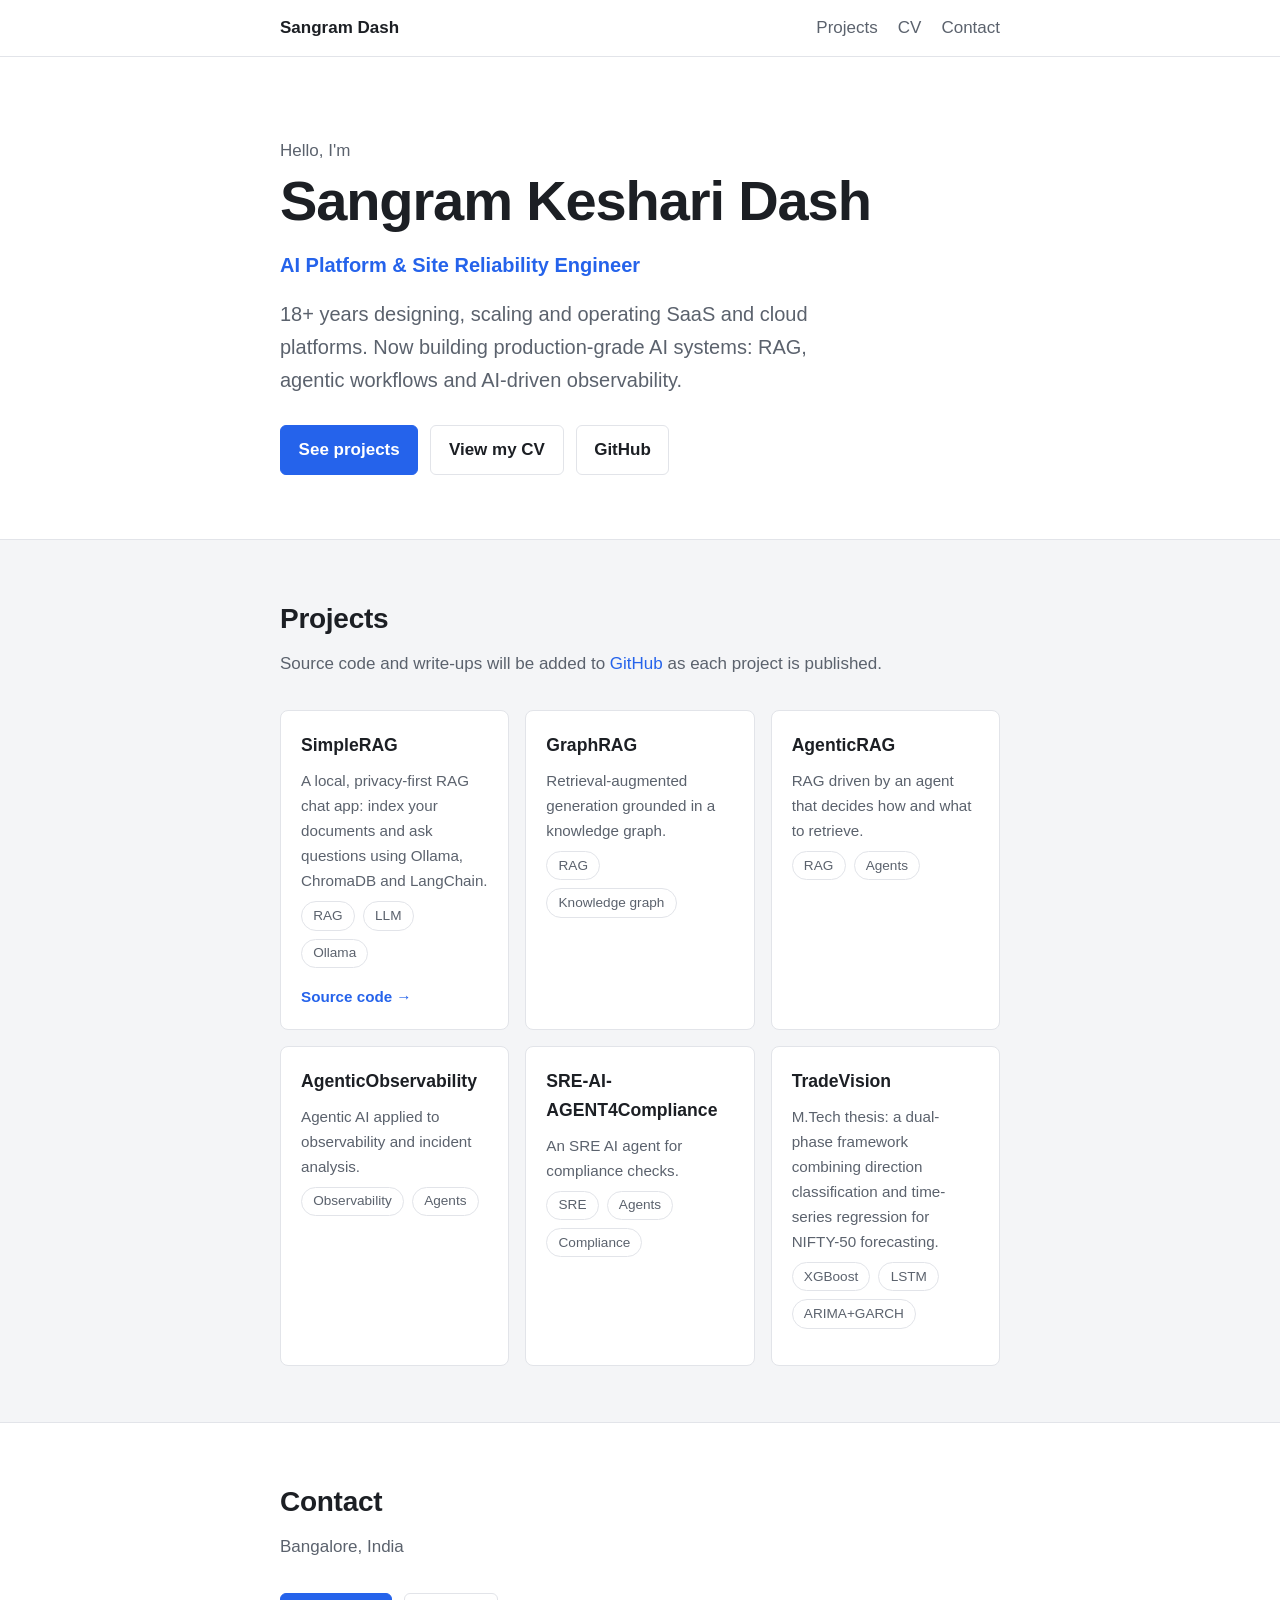
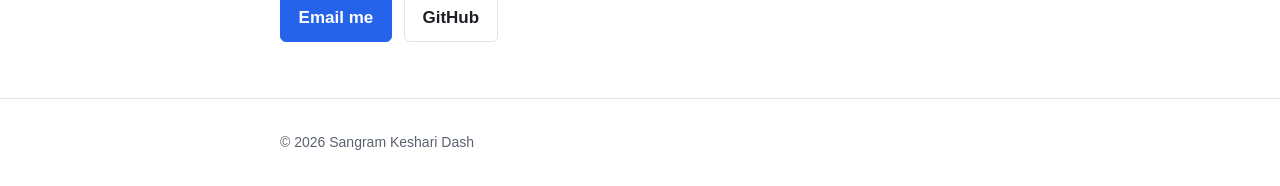
<file: index.html>
<!DOCTYPE html>
<html lang="en">
<head>
	<meta charset="utf-8">
	<meta name="viewport" content="width=device-width, initial-scale=1">
	<title>Sangram Keshari Dash | AI Platform &amp; Site Reliability Engineer</title>
	<meta name="description" content="Sangram Keshari Dash: AI Platform and Site Reliability Engineer. Projects in RAG, agentic AI and observability.">
	<link rel="stylesheet" href="css/main.css">
</head>
<body>
	<header class="site-header">
		<div class="wrap">
			<a class="brand" href="#top">Sangram Dash</a>
			<nav aria-label="Primary">
				<ul>
					<li><a href="#projects">Projects</a></li>
					<li><a href="cv.html">CV</a></li>
					<li><a href="#contact">Contact</a></li>
				</ul>
			</nav>
		</div>
	</header>

	<main id="top">
		<section class="hero">
			<div class="wrap">
				<p class="eyebrow">Hello, I'm</p>
				<h1>Sangram Keshari Dash</h1>
				<p class="role-line">AI Platform &amp; Site Reliability Engineer</p>
				<p class="lead">18+ years designing, scaling and operating SaaS and cloud platforms. Now building production-grade AI systems: RAG, agentic workflows and AI-driven observability.</p>
				<p class="actions">
					<a class="btn primary" href="#projects">See projects</a>
					<a class="btn" href="cv.html">View my CV</a>
					<a class="btn" href="https://github.com/sangramkesharidash">GitHub</a>
				</p>
			</div>
		</section>

		<section id="projects" class="section alt">
			<div class="wrap">
				<h2>Projects</h2>
				<p class="section-intro">Source code and write-ups will be added to <a href="https://github.com/sangramkesharidash">GitHub</a> as each project is published.</p>

				<div class="cards">
					<article class="card">
						<h3>SimpleRAG</h3>
						<p>A local, privacy-first RAG chat app: index your documents and ask questions using Ollama, ChromaDB and LangChain.</p>
						<ul class="tags"><li>RAG</li><li>LLM</li><li>Ollama</li></ul>
						<a href="https://github.com/sangramkesharidash/SimpleRAG">Source code &rarr;</a>
					</article>
					<article class="card">
						<h3>GraphRAG</h3>
						<p>Retrieval-augmented generation grounded in a knowledge graph.</p>
						<ul class="tags"><li>RAG</li><li>Knowledge graph</li></ul>
					</article>
					<article class="card">
						<h3>AgenticRAG</h3>
						<p>RAG driven by an agent that decides how and what to retrieve.</p>
						<ul class="tags"><li>RAG</li><li>Agents</li></ul>
					</article>
					<article class="card">
						<h3>AgenticObservability</h3>
						<p>Agentic AI applied to observability and incident analysis.</p>
						<ul class="tags"><li>Observability</li><li>Agents</li></ul>
					</article>
					<article class="card">
						<h3>SRE-AI-AGENT4Compliance</h3>
						<p>An SRE AI agent for compliance checks.</p>
						<ul class="tags"><li>SRE</li><li>Agents</li><li>Compliance</li></ul>
					</article>
					<article class="card">
						<h3>TradeVision</h3>
						<p>M.Tech thesis: a dual-phase framework combining direction classification and time-series regression for NIFTY-50 forecasting.</p>
						<ul class="tags"><li>XGBoost</li><li>LSTM</li><li>ARIMA+GARCH</li></ul>
					</article>
				</div>
			</div>
		</section>

		<section id="contact" class="section">
			<div class="wrap">
				<h2>Contact</h2>
				<p class="section-intro">Bangalore, India</p>
				<p class="actions">
					<a class="btn primary" href="mailto:sangram.dash.iiit@gmail.com">Email me</a>
					<a class="btn" href="https://github.com/sangramkesharidash">GitHub</a>
				</p>
			</div>
		</section>
	</main>

	<footer class="site-footer">
		<div class="wrap">
			<p>&copy; 2026 Sangram Keshari Dash</p>
		</div>
	</footer>
</body>
</html>
</file>
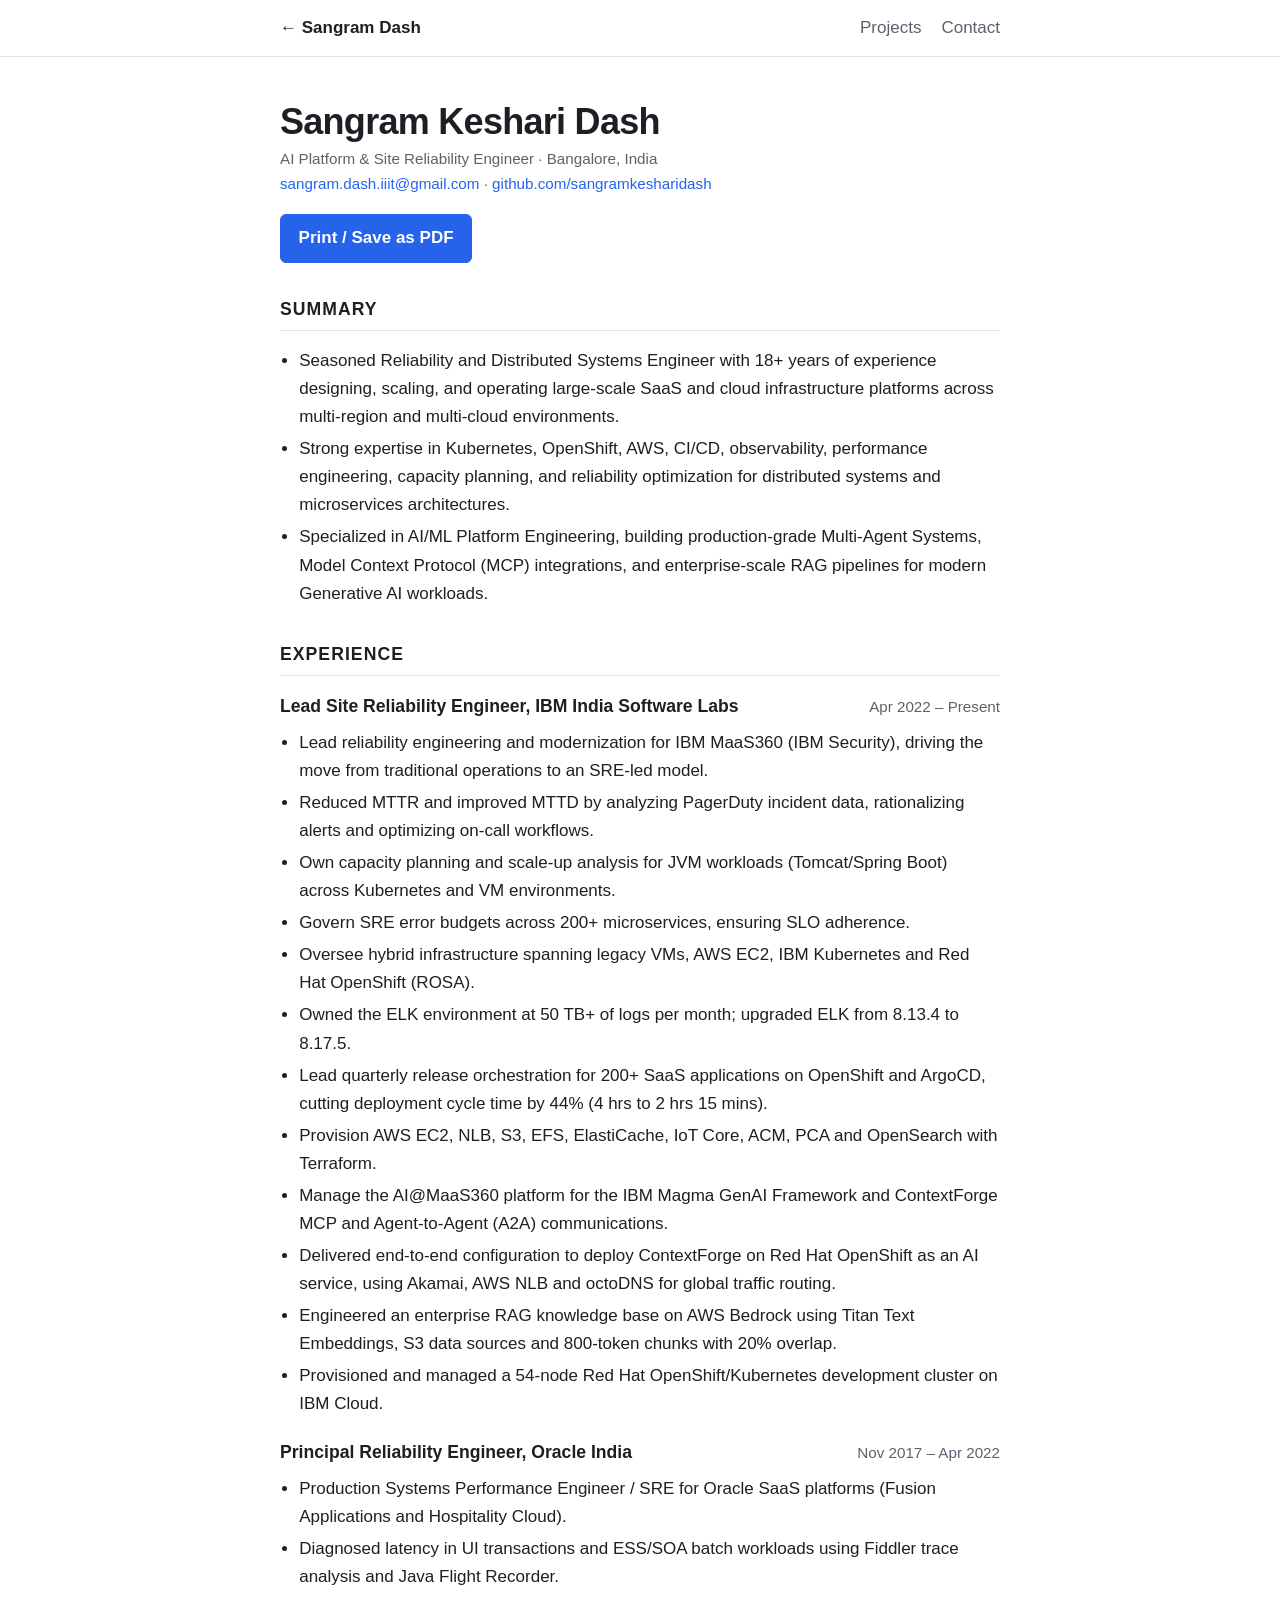
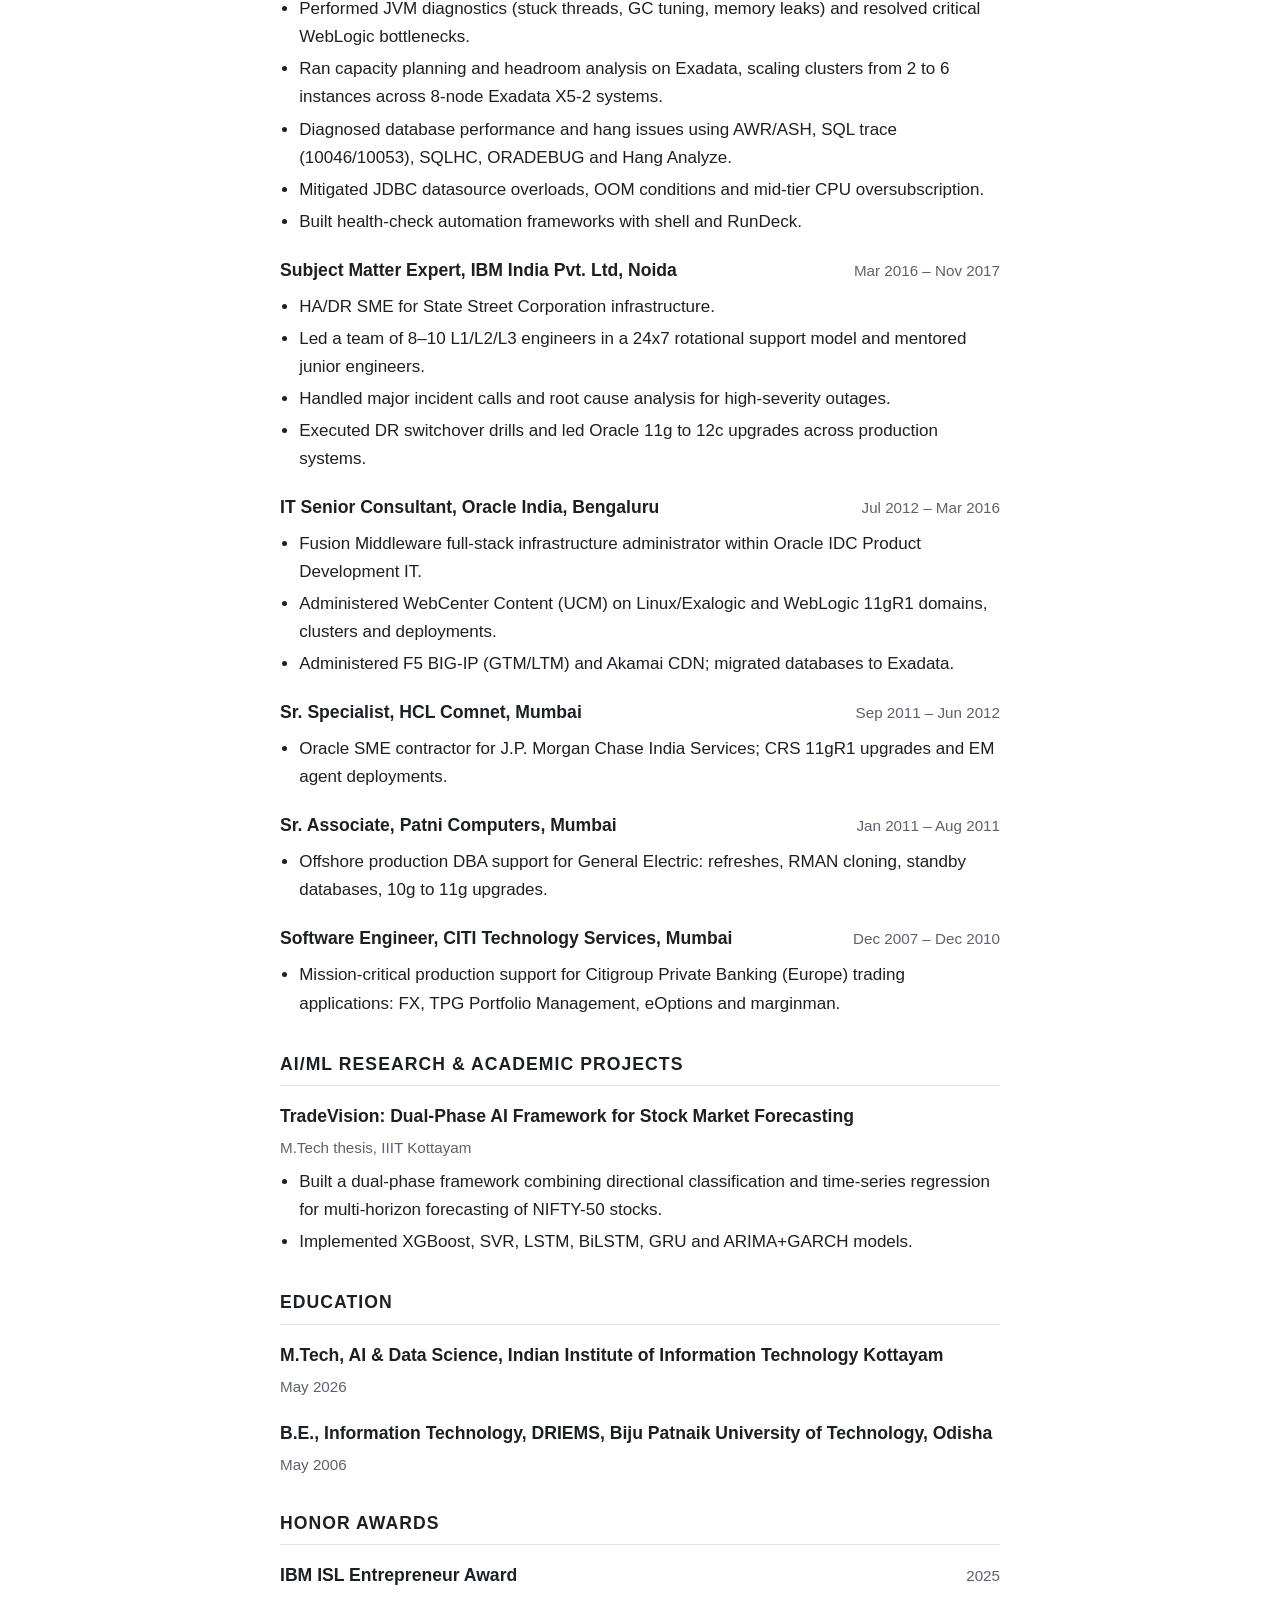
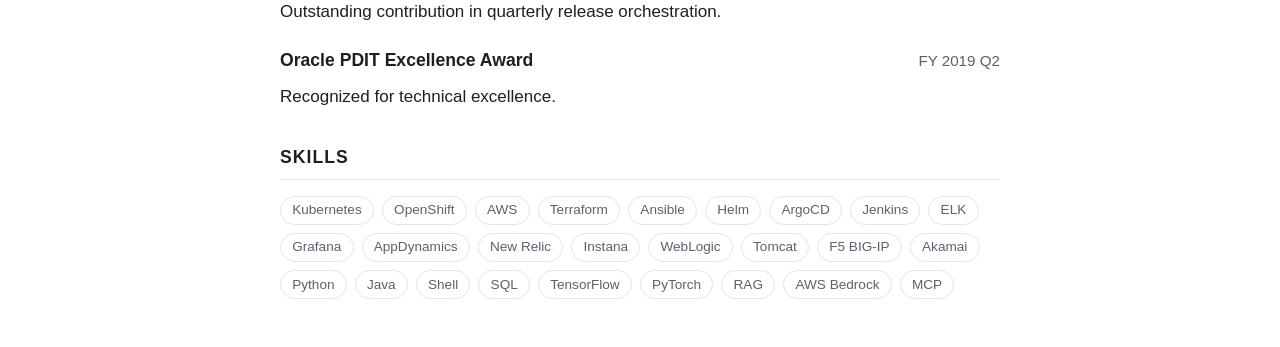
<file: cv.html>
<!DOCTYPE html>
<html lang="en">
<head>
	<meta charset="utf-8">
	<meta name="viewport" content="width=device-width, initial-scale=1">
	<title>CV | Sangram Keshari Dash</title>
	<link rel="stylesheet" href="css/main.css">
</head>
<body class="cv-page">
	<header class="site-header no-print">
		<div class="wrap">
			<a class="brand" href="index.html">&larr; Sangram Dash</a>
			<nav aria-label="Primary">
				<ul>
					<li><a href="index.html#projects">Projects</a></li>
					<li><a href="index.html#contact">Contact</a></li>
				</ul>
			</nav>
		</div>
	</header>

	<main class="wrap cv">
		<header class="cv-head">
			<h1>Sangram Keshari Dash</h1>
			<p class="meta">AI Platform &amp; Site Reliability Engineer &middot; Bangalore, India</p>
			<p class="meta"><a href="mailto:sangram.dash.iiit@gmail.com">sangram.dash.iiit@gmail.com</a> &middot; <a href="https://github.com/sangramkesharidash">github.com/sangramkesharidash</a></p>
			<p class="no-print"><button class="btn primary" type="button" onclick="window.print()">Print / Save as PDF</button></p>
		</header>

		<section>
			<h2>Summary</h2>
			<div class="cv-item">
				<ul>
					<li>Seasoned Reliability and Distributed Systems Engineer with 18+ years of experience designing, scaling, and operating large-scale SaaS and cloud infrastructure platforms across multi-region and multi-cloud environments.</li>
					<li>Strong expertise in Kubernetes, OpenShift, AWS, CI/CD, observability, performance engineering, capacity planning, and reliability optimization for distributed systems and microservices architectures.</li>
					<li>Specialized in AI/ML Platform Engineering, building production-grade Multi-Agent Systems, Model Context Protocol (MCP) integrations, and enterprise-scale RAG pipelines for modern Generative AI workloads.</li>
				</ul>
			</div>
		</section>

		<section>
			<h2>Experience</h2>
			<div class="cv-item">
				<div class="role-head">
					<h3>Lead Site Reliability Engineer, IBM India Software Labs</h3>
					<p class="meta">Apr 2022 &ndash; Present</p>
				</div>
				<ul>
					<li>Lead reliability engineering and modernization for IBM MaaS360 (IBM Security), driving the move from traditional operations to an SRE-led model.</li>
					<li>Reduced MTTR and improved MTTD by analyzing PagerDuty incident data, rationalizing alerts and optimizing on-call workflows.</li>
					<li>Own capacity planning and scale-up analysis for JVM workloads (Tomcat/Spring Boot) across Kubernetes and VM environments.</li>
					<li>Govern SRE error budgets across 200+ microservices, ensuring SLO adherence.</li>
					<li>Oversee hybrid infrastructure spanning legacy VMs, AWS EC2, IBM Kubernetes and Red Hat OpenShift (ROSA).</li>
					<li>Owned the ELK environment at 50 TB+ of logs per month; upgraded ELK from 8.13.4 to 8.17.5.</li>
					<li>Lead quarterly release orchestration for 200+ SaaS applications on OpenShift and ArgoCD, cutting deployment cycle time by 44% (4 hrs to 2 hrs 15 mins).</li>
					<li>Provision AWS EC2, NLB, S3, EFS, ElastiCache, IoT Core, ACM, PCA and OpenSearch with Terraform.</li>
					<li>Manage the AI@MaaS360 platform for the IBM Magma GenAI Framework and ContextForge MCP and Agent-to-Agent (A2A) communications.</li>
					<li>Delivered end-to-end configuration to deploy ContextForge on Red Hat OpenShift as an AI service, using Akamai, AWS NLB and octoDNS for global traffic routing.</li>
					<li>Engineered an enterprise RAG knowledge base on AWS Bedrock using Titan Text Embeddings, S3 data sources and 800-token chunks with 20% overlap.</li>
					<li>Provisioned and managed a 54-node Red Hat OpenShift/Kubernetes development cluster on IBM Cloud.</li>
				</ul>
			</div>
			<div class="cv-item">
				<div class="role-head">
					<h3>Principal Reliability Engineer, Oracle India</h3>
					<p class="meta">Nov 2017 &ndash; Apr 2022</p>
				</div>
				<ul>
					<li>Production Systems Performance Engineer / SRE for Oracle SaaS platforms (Fusion Applications and Hospitality Cloud).</li>
					<li>Diagnosed latency in UI transactions and ESS/SOA batch workloads using Fiddler trace analysis and Java Flight Recorder.</li>
					<li>Performed JVM diagnostics (stuck threads, GC tuning, memory leaks) and resolved critical WebLogic bottlenecks.</li>
					<li>Ran capacity planning and headroom analysis on Exadata, scaling clusters from 2 to 6 instances across 8-node Exadata X5-2 systems.</li>
					<li>Diagnosed database performance and hang issues using AWR/ASH, SQL trace (10046/10053), SQLHC, ORADEBUG and Hang Analyze.</li>
					<li>Mitigated JDBC datasource overloads, OOM conditions and mid-tier CPU oversubscription.</li>
					<li>Built health-check automation frameworks with shell and RunDeck.</li>
				</ul>
			</div>
			<div class="cv-item">
				<div class="role-head">
					<h3>Subject Matter Expert, IBM India Pvt. Ltd, Noida</h3>
					<p class="meta">Mar 2016 &ndash; Nov 2017</p>
				</div>
				<ul>
					<li>HA/DR SME for State Street Corporation infrastructure.</li>
					<li>Led a team of 8&ndash;10 L1/L2/L3 engineers in a 24x7 rotational support model and mentored junior engineers.</li>
					<li>Handled major incident calls and root cause analysis for high-severity outages.</li>
					<li>Executed DR switchover drills and led Oracle 11g to 12c upgrades across production systems.</li>
				</ul>
			</div>
			<div class="cv-item">
				<div class="role-head">
					<h3>IT Senior Consultant, Oracle India, Bengaluru</h3>
					<p class="meta">Jul 2012 &ndash; Mar 2016</p>
				</div>
				<ul>
					<li>Fusion Middleware full-stack infrastructure administrator within Oracle IDC Product Development IT.</li>
					<li>Administered WebCenter Content (UCM) on Linux/Exalogic and WebLogic 11gR1 domains, clusters and deployments.</li>
					<li>Administered F5 BIG-IP (GTM/LTM) and Akamai CDN; migrated databases to Exadata.</li>
				</ul>
			</div>
			<div class="cv-item">
				<div class="role-head">
					<h3>Sr. Specialist, HCL Comnet, Mumbai</h3>
					<p class="meta">Sep 2011 &ndash; Jun 2012</p>
				</div>
				<ul>
					<li>Oracle SME contractor for J.P. Morgan Chase India Services; CRS 11gR1 upgrades and EM agent deployments.</li>
				</ul>
			</div>
			<div class="cv-item">
				<div class="role-head">
					<h3>Sr. Associate, Patni Computers, Mumbai</h3>
					<p class="meta">Jan 2011 &ndash; Aug 2011</p>
				</div>
				<ul>
					<li>Offshore production DBA support for General Electric: refreshes, RMAN cloning, standby databases, 10g to 11g upgrades.</li>
				</ul>
			</div>
			<div class="cv-item">
				<div class="role-head">
					<h3>Software Engineer, CITI Technology Services, Mumbai</h3>
					<p class="meta">Dec 2007 &ndash; Dec 2010</p>
				</div>
				<ul>
					<li>Mission-critical production support for Citigroup Private Banking (Europe) trading applications: FX, TPG Portfolio Management, eOptions and marginman.</li>
				</ul>
			</div>
		</section>

		<section>
			<h2>AI/ML research &amp; academic projects</h2>
			<div class="cv-item">
				<div class="role-head">
					<h3>TradeVision: Dual-Phase AI Framework for Stock Market Forecasting</h3>
					<p class="meta">M.Tech thesis, IIIT Kottayam</p>
				</div>
				<ul>
					<li>Built a dual-phase framework combining directional classification and time-series regression for multi-horizon forecasting of NIFTY-50 stocks.</li>
					<li>Implemented XGBoost, SVR, LSTM, BiLSTM, GRU and ARIMA+GARCH models.</li>
				</ul>
			</div>
		</section>

		<section>
			<h2>Education</h2>
			<div class="cv-item">
				<div class="role-head">
					<h3>M.Tech, AI &amp; Data Science, Indian Institute of Information Technology Kottayam</h3>
					<p class="meta">May 2026</p>
				</div>
			</div>
			<div class="cv-item">
				<div class="role-head">
					<h3>B.E., Information Technology, DRIEMS, Biju Patnaik University of Technology, Odisha</h3>
					<p class="meta">May 2006</p>
				</div>
			</div>
		</section>

		<section>
			<h2>Honor awards</h2>
			<div class="cv-item">
				<div class="role-head">
					<h3>IBM ISL Entrepreneur Award</h3>
					<p class="meta">2025</p>
				</div>
				<p>Outstanding contribution in quarterly release orchestration.</p>
			</div>
			<div class="cv-item">
				<div class="role-head">
					<h3>Oracle PDIT Excellence Award</h3>
					<p class="meta">FY 2019 Q2</p>
				</div>
				<p>Recognized for technical excellence.</p>
			</div>
		</section>

		<section>
			<h2>Skills</h2>
			<ul class="tags">
				<li>Kubernetes</li><li>OpenShift</li><li>AWS</li><li>Terraform</li><li>Ansible</li><li>Helm</li><li>ArgoCD</li><li>Jenkins</li><li>ELK</li><li>Grafana</li><li>AppDynamics</li><li>New Relic</li><li>Instana</li><li>WebLogic</li><li>Tomcat</li><li>F5 BIG-IP</li><li>Akamai</li><li>Python</li><li>Java</li><li>Shell</li><li>SQL</li><li>TensorFlow</li><li>PyTorch</li><li>RAG</li><li>AWS Bedrock</li><li>MCP</li>
			</ul>
		</section>
	</main>
</body>
</html>
</file>
<file: css/main.css>
:root {
	--bg: #ffffff;
	--surface: #f4f5f7;
	--border: #e2e4e9;
	--text: #1c1f24;
	--muted: #5b626d;
	--accent: #2563eb;
	--accent-text: #ffffff;
}

@media (prefers-color-scheme: dark) {
	:root {
		--bg: #0f1216;
		--surface: #171b21;
		--border: #262c35;
		--text: #e8eaed;
		--muted: #98a0ab;
		--accent: #5b9bff;
		--accent-text: #0f1216;
	}
}

* { box-sizing: border-box; }

html { scroll-behavior: smooth; scroll-padding-top: 4rem; }

body {
	margin: 0;
	font-family: -apple-system, "Segoe UI", Roboto, Helvetica, Arial, sans-serif;
	font-size: 1.0625rem;
	line-height: 1.65;
	color: var(--text);
	background: var(--bg);
}

.wrap { max-width: 760px; margin: 0 auto; padding: 0 1.25rem; }

a { color: var(--accent); text-decoration: none; }
a:hover { text-decoration: underline; }
a:focus-visible { outline: 2px solid var(--accent); outline-offset: 2px; border-radius: 2px; }

/* Header */
.site-header { position: sticky; top: 0; z-index: 10; background: var(--bg); border-bottom: 1px solid var(--border); }
.site-header .wrap { display: flex; align-items: center; justify-content: space-between; height: 3.5rem; }
.brand { font-weight: 700; color: var(--text); }
nav ul { display: flex; gap: 1.25rem; margin: 0; padding: 0; list-style: none; }
nav a { color: var(--muted); font-weight: 500; }
nav a:hover { color: var(--text); text-decoration: none; }

/* Hero */
.hero { padding: 5rem 0 4rem; }
.eyebrow { margin: 0; color: var(--muted); font-weight: 500; }
h1 { margin: 0.25rem 0 1rem; font-size: clamp(2.25rem, 7vw, 3.5rem); line-height: 1.15; letter-spacing: -0.02em; }
.lead { font-size: 1.25rem; color: var(--muted); max-width: 36rem; margin: 0 0 1.75rem; }
.role-line { margin: 0 0 1rem; font-size: 1.25rem; font-weight: 600; color: var(--accent); }

/* Hero stats */
.stats { display: grid; grid-template-columns: repeat(auto-fit, minmax(150px, 1fr)); gap: 1rem; margin: 2.5rem 0 0; padding: 0; list-style: none; }
.stats li { padding: 1rem; background: var(--surface); border: 1px solid var(--border); border-radius: 8px; }
.stats strong { display: block; font-size: 1.6rem; line-height: 1.2; }
.stats span { color: var(--muted); font-size: 0.875rem; }

/* Earlier roles + skills */
.earlier { margin-top: 1rem; padding-top: 1.25rem; border-top: 1px solid var(--border); }
.earlier summary { cursor: pointer; font-weight: 600; }
.earlier ul { margin: 0.75rem 0 0; padding-left: 1.2rem; }
.earlier li + li { margin-top: 0.4rem; }
.skills { display: grid; grid-template-columns: max-content 1fr; gap: 0.6rem 1.5rem; margin: 0; }
.skills dt { font-weight: 600; }
.skills dd { margin: 0; color: var(--muted); }

/* Buttons */
.actions { display: flex; flex-wrap: wrap; gap: 0.75rem; margin: 0; }
.btn {
	display: inline-block;
	padding: 0.6rem 1.1rem;
	border: 1px solid var(--border);
	border-radius: 6px;
	background: transparent;
	color: var(--text);
	font: inherit;
	font-weight: 600;
}
.btn:hover { text-decoration: none; border-color: var(--accent); }
.btn.primary { background: var(--accent); border-color: var(--accent); color: var(--accent-text); }
.btn.primary:hover { opacity: 0.9; }

/* Sections */
.section { padding: 3.5rem 0; }
.section.alt { background: var(--surface); border-top: 1px solid var(--border); border-bottom: 1px solid var(--border); }
h2 { margin: 0 0 0.5rem; font-size: 1.75rem; letter-spacing: -0.01em; }
h3 { margin: 0 0 0.5rem; font-size: 1.1rem; }
.section-intro { margin: 0 0 2rem; color: var(--muted); }
.meta { margin: 0; color: var(--muted); font-size: 0.95rem; }

/* Tags */
.tags { display: flex; flex-wrap: wrap; gap: 0.5rem; padding: 0; margin: 1rem 0 0; list-style: none; }
.tags li { padding: 0.15rem 0.7rem; border: 1px solid var(--border); border-radius: 999px; font-size: 0.85rem; color: var(--muted); }

/* Career roles */
.role { padding: 1.5rem 0; border-top: 1px solid var(--border); }
.role:first-of-type { border-top: 0; padding-top: 0; }
.role-head { display: flex; flex-wrap: wrap; justify-content: space-between; align-items: baseline; gap: 0.25rem 1rem; margin-bottom: 0.5rem; }
.role-head h3 { margin: 0; }
.at { font-weight: 400; color: var(--muted); }
.role ul:not(.tags), .cv-item ul { margin: 0.5rem 0 0; padding-left: 1.2rem; }
.role li + li, .cv-item li + li { margin-top: 0.25rem; }

/* Career journey timeline */
.timeline { list-style: none; margin: 0; padding: 0 0 0 1.5rem; border-left: 2px solid var(--border); }
.timeline li { position: relative; padding-bottom: 2rem; }
.timeline li:last-child { padding-bottom: 0; }
.timeline li::before {
	content: "";
	position: absolute;
	left: calc(-1.5rem - 7px);
	top: 0.45rem;
	width: 12px;
	height: 12px;
	border-radius: 50%;
	background: var(--accent);
	border: 2px solid var(--surface);
}
.year { display: block; font-size: 0.85rem; font-weight: 700; color: var(--accent); letter-spacing: 0.04em; }
.timeline h3 { margin-bottom: 0.25rem; }
.timeline p { margin: 0; color: var(--muted); }

/* Project cards */
.cards { display: grid; grid-template-columns: repeat(auto-fit, minmax(210px, 1fr)); gap: 1rem; }
.card { display: flex; flex-direction: column; padding: 1.25rem; background: var(--bg); border: 1px solid var(--border); border-radius: 8px; }
.card p { margin: 0 0 0.5rem; color: var(--muted); font-size: 0.95rem; }
.card .tags { margin: 0 0 1rem; }
.card a { margin-top: auto; font-weight: 600; font-size: 0.95rem; }

/* CV page */
.cv { padding-top: 2.5rem; padding-bottom: 3rem; }
.cv-head h1 { font-size: 2.25rem; margin-bottom: 0.25rem; }
.cv section { margin-top: 2rem; }
.cv h2 { font-size: 1.1rem; text-transform: uppercase; letter-spacing: 0.06em; padding-bottom: 0.4rem; border-bottom: 1px solid var(--border); margin-bottom: 1rem; }
.cv-item { margin-bottom: 1.25rem; }
.cv-item p { margin: 0; }
.cv .tags { margin-top: 0; }

/* Footer */
.site-footer { padding: 2rem 0; border-top: 1px solid var(--border); color: var(--muted); font-size: 0.875rem; }
.site-footer p { margin: 0; }

@media (max-width: 480px) {
	.skills { grid-template-columns: 1fr; gap: 0.1rem; }
	.skills dd { margin-bottom: 0.6rem; }
	.hero { padding: 3rem 0 2.5rem; }
	nav ul { gap: 0.9rem; }
}

@media print {
	.no-print { display: none; }
	body { background: #fff; color: #000; font-size: 11pt; }
	a { color: #000; }
	.cv { padding: 0; }
	.tags li { border-color: #999; color: #000; }
}
</file>
